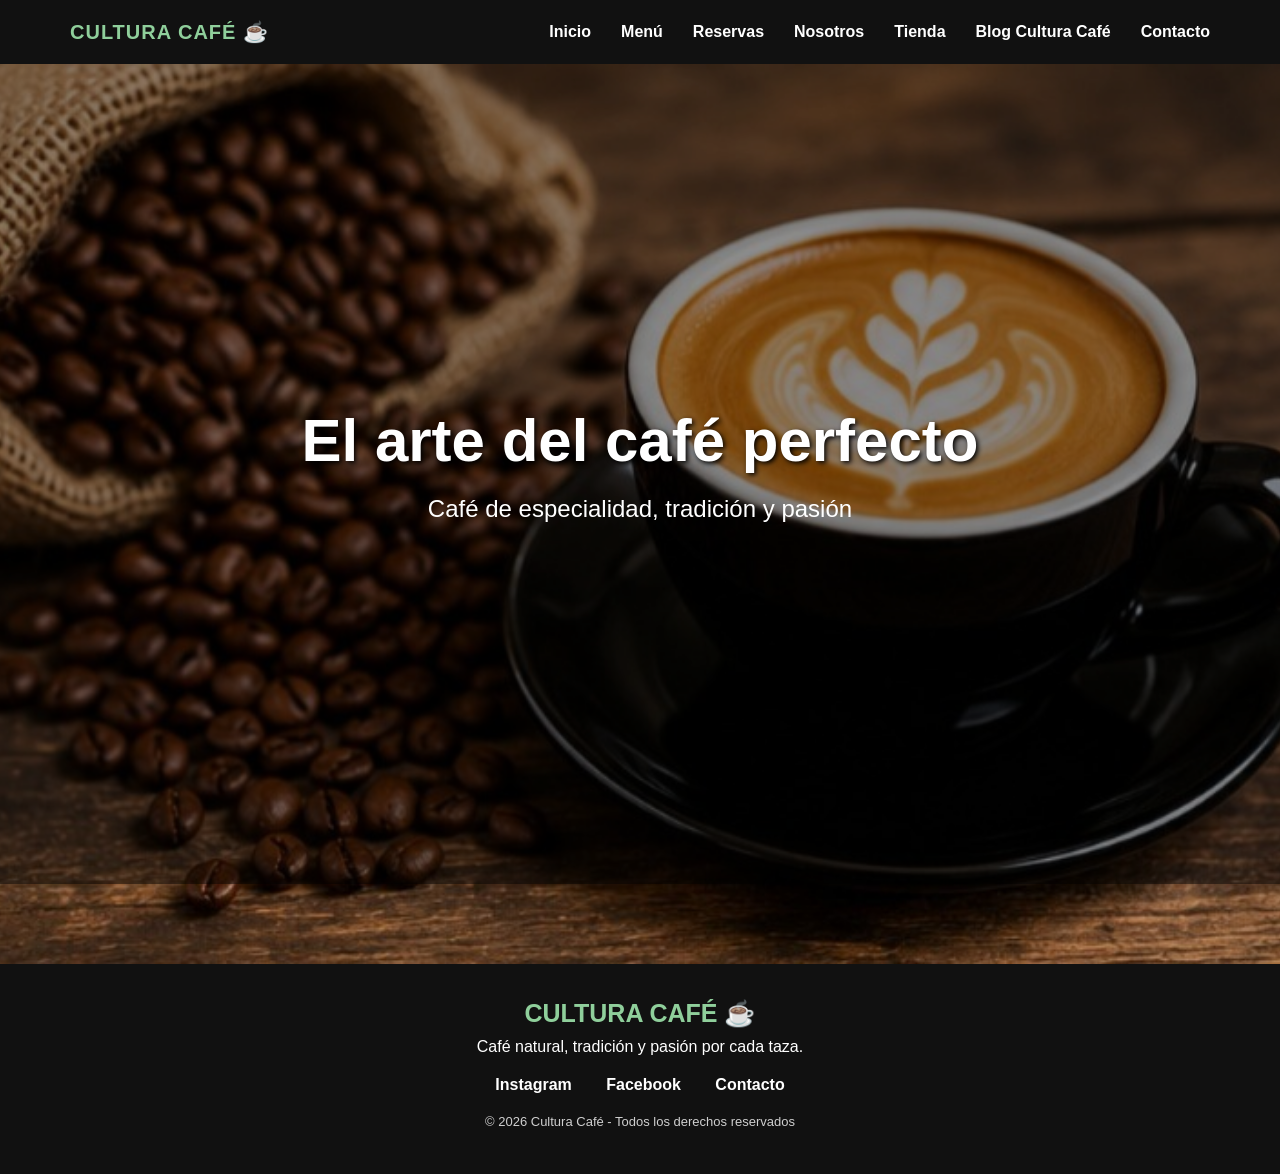
<file: index.html>
<!DOCTYPE html>
<html lang="es">

<head>

<meta charset="UTF-8">

<meta name="viewport" content="width=device-width, initial-scale=1.0">

<title>Cultura Café</title>

<link rel="stylesheet" href="CAFETERIA_AEW/css/estilos.css">

<link rel="stylesheet" href="CAFETERIA_AEW/css/menu.css">

</head>


<body>


<!-- Aquí aparece el menú desde componentes -->

<div id="menu"></div>




<header>


<section class="hero">


<h1>
El arte del café perfecto
</h1>


<p>
Café de especialidad, tradición y pasión
</p>


</section>


</header>





<footer id="contacto">


<h3>
CULTURA CAFÉ ☕
</h3>



<p>
Café natural, tradición y pasión por cada taza.
</p>




<div class="footer-links">


<a href="https://www.instagram.com/" target="_blank">
Instagram
</a>



<a href="https://www.facebook.com/" target="_blank">
Facebook
</a>



<a href="https://wa.me/51963039980?text=Hola%20Cultura%20Café,%20tengo%20una%20consulta" target="_blank">
Contacto
</a>



</div>



<p class="copy">

© 2026 Cultura Café - Todos los derechos reservados

</p>



</footer>





<script>


fetch("CAFETERIA_AEW/componentes/menu.html")


.then(res => res.text())


.then(data => {


document.getElementById("menu").innerHTML=data;


});


</script>



</body>

</html>
</file>
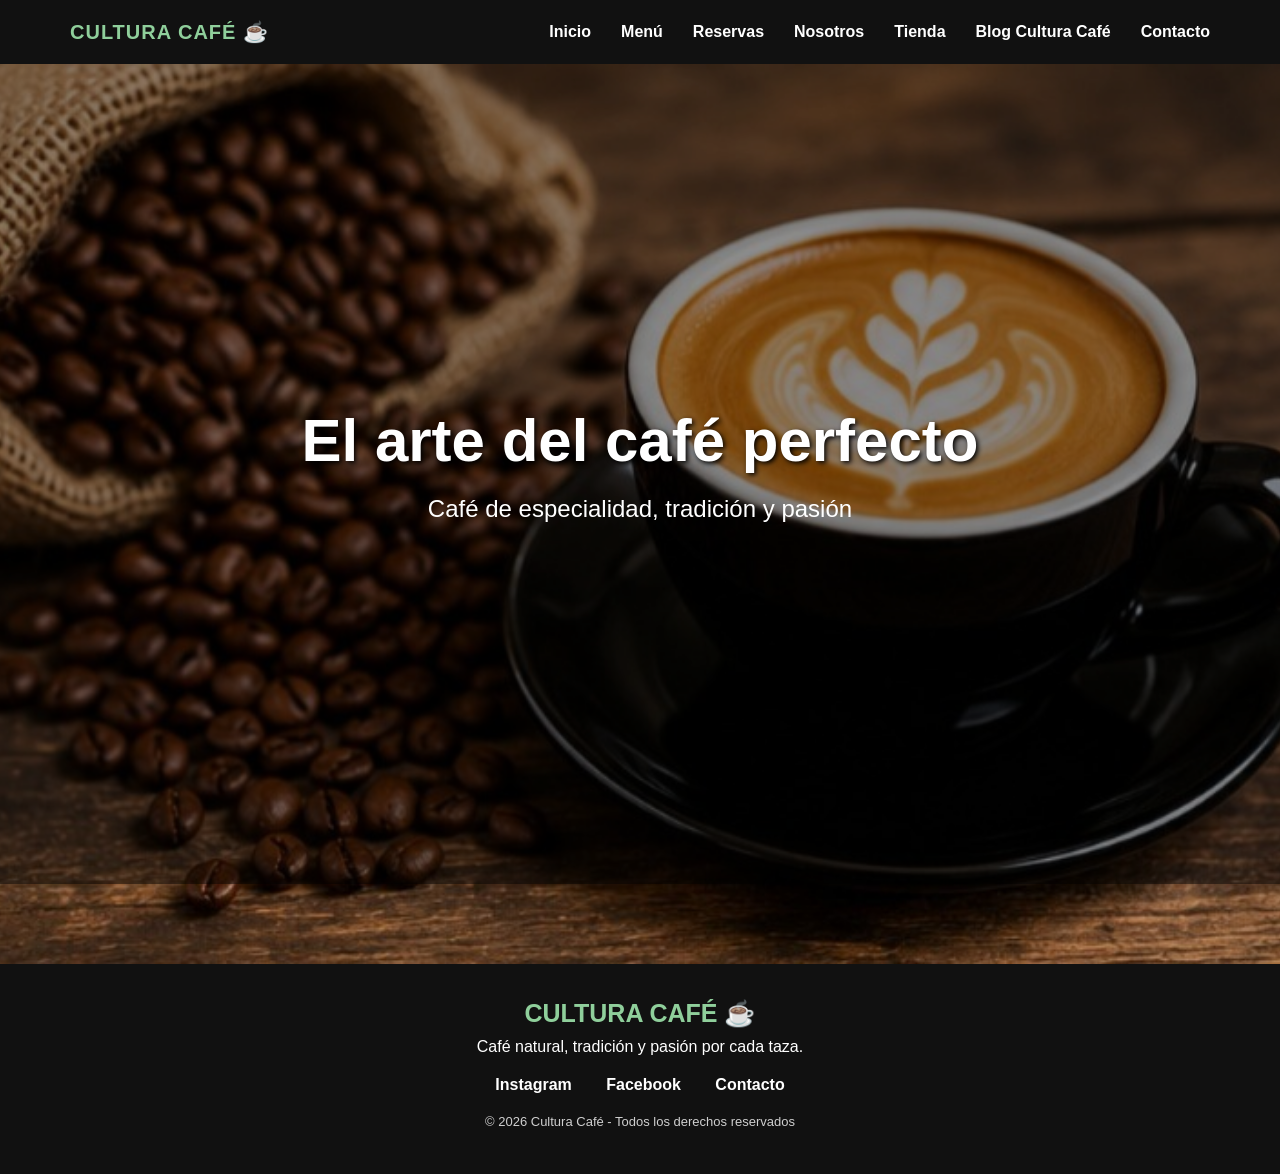
<file: CAFETERIA_AEW/html/index.html>
<!DOCTYPE html>
<html lang="es">

<head>

<meta charset="UTF-8">

<meta name="viewport" content="width=device-width, initial-scale=1.0">

<title>Cultura Café</title>

<link rel="stylesheet" href="../css/estilos.css">

<link rel="stylesheet" href="../css/menu.css">

</head>


<body>


<!-- Aquí aparece el menú desde componentes -->

<div id="menu"></div>




<header>


<section class="hero">


<h1>
El arte del café perfecto
</h1>


<p>
Café de especialidad, tradición y pasión
</p>


</section>


</header>





<footer id="contacto">


<h3>
CULTURA CAFÉ ☕
</h3>



<p>
Café natural, tradición y pasión por cada taza.
</p>




<div class="footer-links">


<a href="https://www.instagram.com/" target="_blank">
Instagram
</a>



<a href="https://www.facebook.com/" target="_blank">
Facebook
</a>



<a href="https://wa.me/51963039980?text=Hola%20Cultura%20Café,%20tengo%20una%20consulta" target="_blank">
Contacto
</a>



</div>



<p class="copy">

© 2026 Cultura Café - Todos los derechos reservados

</p>



</footer>





<script>


fetch("../componentes/menu.html")


.then(res => res.text())


.then(data => {


document.getElementById("menu").innerHTML=data;


});


</script>



</body>

</html>
</file>
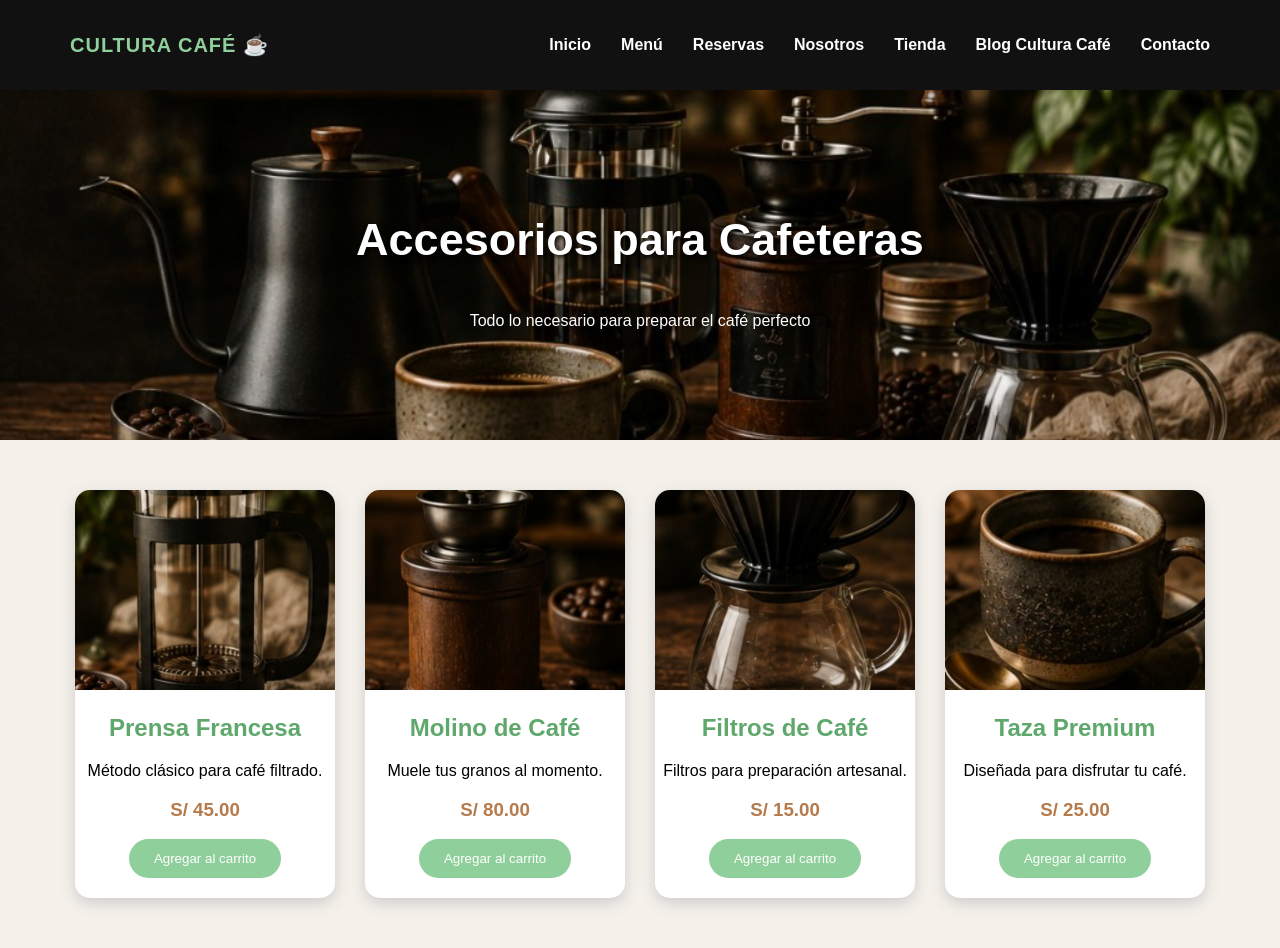
<file: CAFETERIA_AEW/html/accesorios.html>
<!DOCTYPE html>

<html lang="es">

<head>

<meta charset="UTF-8">

<title>Accesorios para Cafeteras</title>

<link rel="stylesheet" href="../css/accesorios.css">
<link rel="stylesheet" href="../css/menu.css">

</head>


<body>
<div id="menu"></div>


<script>


fetch("../componentes/menu.html")

.then(res=>res.text())

.then(data=>{

document.getElementById("menu").innerHTML=data;

});


</script>


<header class="banner-accesorios">


<h1>
Accesorios para Cafeteras
</h1>


<p>
Todo lo necesario para preparar el café perfecto
</p>


</header>





<section class="productos">



<div class="card">


<img src="../imagenes/prensa.jpg">


<h2>
Prensa Francesa
</h2>


<p>
Método clásico para café filtrado.
</p>


<h3>
S/ 45.00
</h3>


<button onclick="agregar('Prensa Francesa',45)">
Agregar al carrito
</button>


</div>





<div class="card">


<img src="../imagenes/molino.jpg">


<h2>
Molino de Café
</h2>


<p>
Muele tus granos al momento.
</p>


<h3>
S/ 80.00
</h3>


<button onclick="agregar('Molino de Café',80)">
Agregar al carrito
</button>


</div>





<div class="card">


<img src="../imagenes/filtro.jpg">


<h2>
Filtros de Café
</h2>


<p>
Filtros para preparación artesanal.
</p>


<h3>
S/ 15.00
</h3>


<button onclick="agregar('Filtros de Café',15)">
Agregar al carrito
</button>


</div>






<div class="card">


<img src="../imagenes/taza-premium.jpg">


<h2>
Taza Premium
</h2>


<p>
Diseñada para disfrutar tu café.
</p>


<h3>
S/ 25.00
</h3>


<button onclick="agregar('Taza Premium',25)">
Agregar al carrito
</button>


</div>



</section>

<script src="../js/tienda.js"></script>

</body>



</html>
</file>
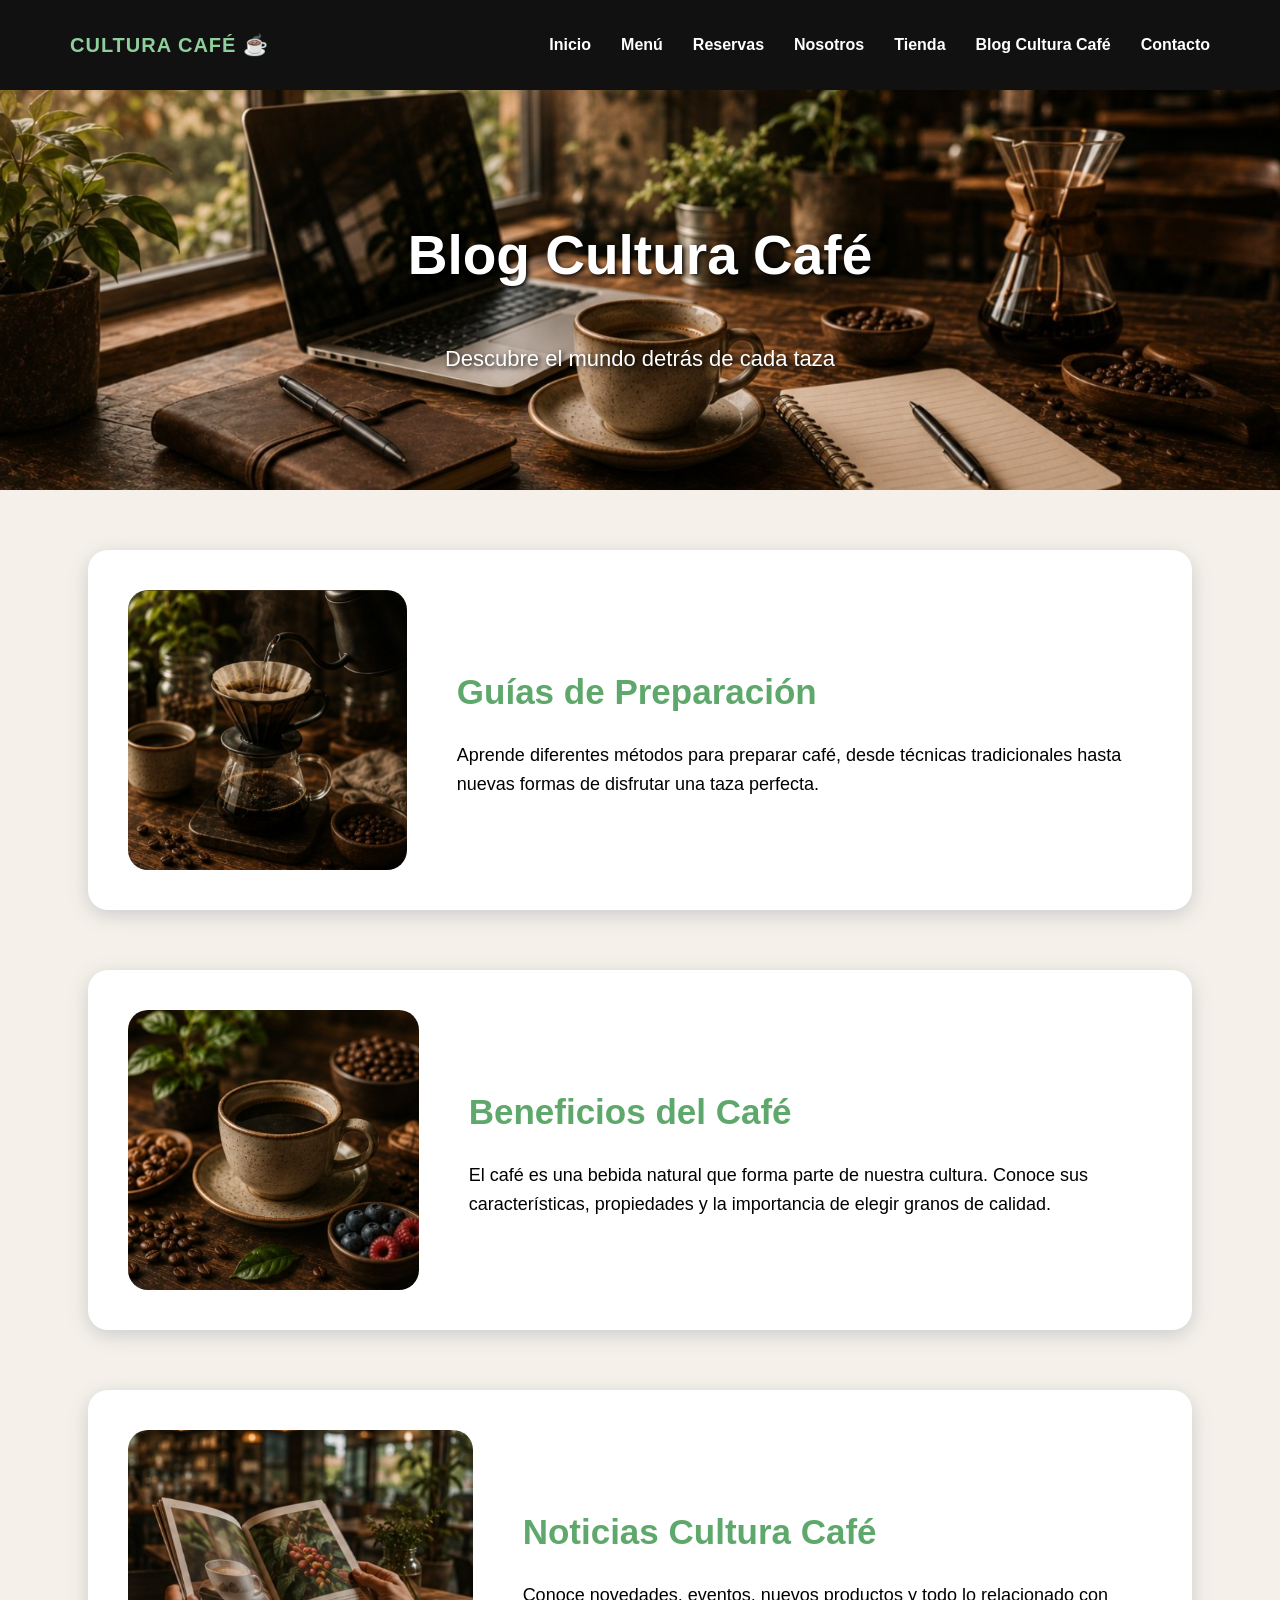
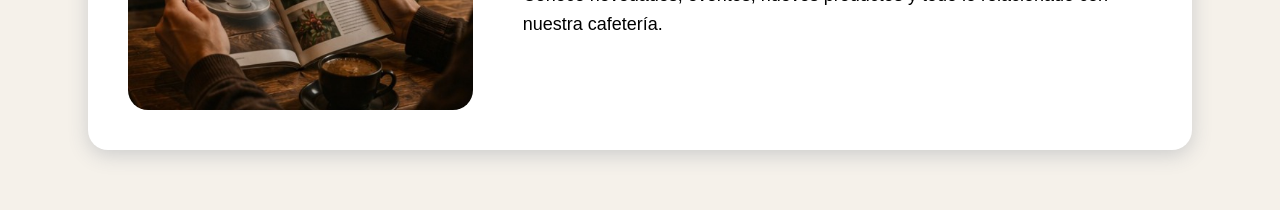
<file: CAFETERIA_AEW/html/blog.html>
<!DOCTYPE html>

<html lang="es">


<head>


<meta charset="UTF-8">


<meta name="viewport" content="width=device-width, initial-scale=1.0">


<title>Blog Cultura Café</title>


<link rel="stylesheet" href="../css/blog.css">
<link rel="stylesheet" href="../css/menu.css">


</head>



<body>
<div id="menu"></div>


<script>


fetch("../componentes/menu.html")

.then(res=>res.text())

.then(data=>{

document.getElementById("menu").innerHTML=data;

});


</script>


<header class="banner-blog">


<h1>
Blog Cultura Café
</h1>


<p>
Descubre el mundo detrás de cada taza
</p>


</header>






<section id="guias" class="bloque">


<img src="../imagenes/guias.jpg">


<div>


<h2>
Guías de Preparación
</h2>


<p>

Aprende diferentes métodos para preparar café,
desde técnicas tradicionales hasta nuevas formas
de disfrutar una taza perfecta.

</p>


</div>


</section>








<section id="beneficios" class="bloque">


<img src="../imagenes/beneficios.jpg">


<div>


<h2>
Beneficios del Café
</h2>


<p>

El café es una bebida natural que forma parte
de nuestra cultura. Conoce sus características,
propiedades y la importancia de elegir granos
de calidad.

</p>


</div>


</section>








<section id="noticias" class="bloque">


<img src="../imagenes/noticias.jpg">


<div>


<h2>
Noticias Cultura Café
</h2>


<p>

Conoce novedades, eventos, nuevos productos
y todo lo relacionado con nuestra cafetería.

</p>


</div>


</section>






</body>


</html>
</file>
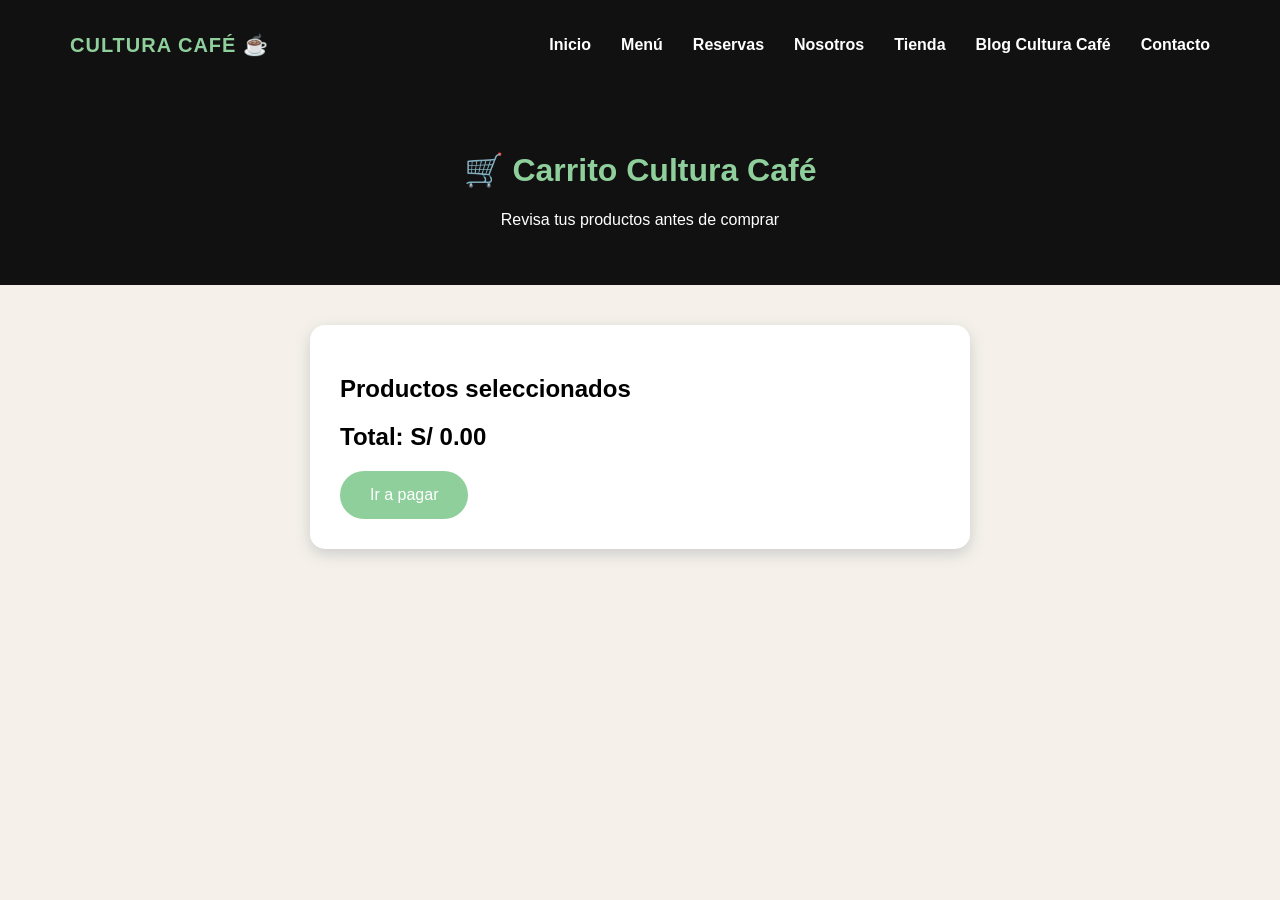
<file: CAFETERIA_AEW/html/carrito.html>
<!DOCTYPE html>

<html lang="es">

<head>

<meta charset="UTF-8">

<title>Carrito Cultura Café</title>

<link rel="stylesheet" href="../css/carrito.css">
<link rel="stylesheet" href="../css/menu.css">

</head>


<body>

<div id="menu"></div>


<script>


fetch("../componentes/menu.html")

.then(res=>res.text())

.then(data=>{

document.getElementById("menu").innerHTML=data;

});


</script>


<header>


<h1>
🛒 Carrito Cultura Café
</h1>


<p>
Revisa tus productos antes de comprar
</p>


</header>





<section class="carrito">


<h2>
Productos seleccionados
</h2>


<div id="productosCarrito">

</div>



<h2 id="total">

Total: S/ 0.00

</h2>



<button onclick="abrirPago()">

Ir a pagar

</button>


</section>

<div id="ventanaPago" class="modal">


<div class="contenidoPago">


<h2>
Pago Cultura Café ☕
</h2>



<label>
Nombre completo
</label>

<input type="text" placeholder="Ingresa tu nombre">



<label>
Correo electrónico
</label>

<input type="email" placeholder="correo@gmail.com">



<h3>
Pago con tarjeta 💳
</h3>



<label>
Número de tarjeta
</label>

<input 
type="text" 
placeholder="0000 0000 0000 0000">



<label>
Fecha de vencimiento
</label>

<input 
type="text" 
placeholder="MM/AA">



<label>
CVV
</label>

<input 
type="password" 
placeholder="***">





<button onclick="confirmarPago()">

Confirmar pago

</button>



</div>


</div>

<script src="../js/carrito.js"></script>


</body>

</html>
</file>
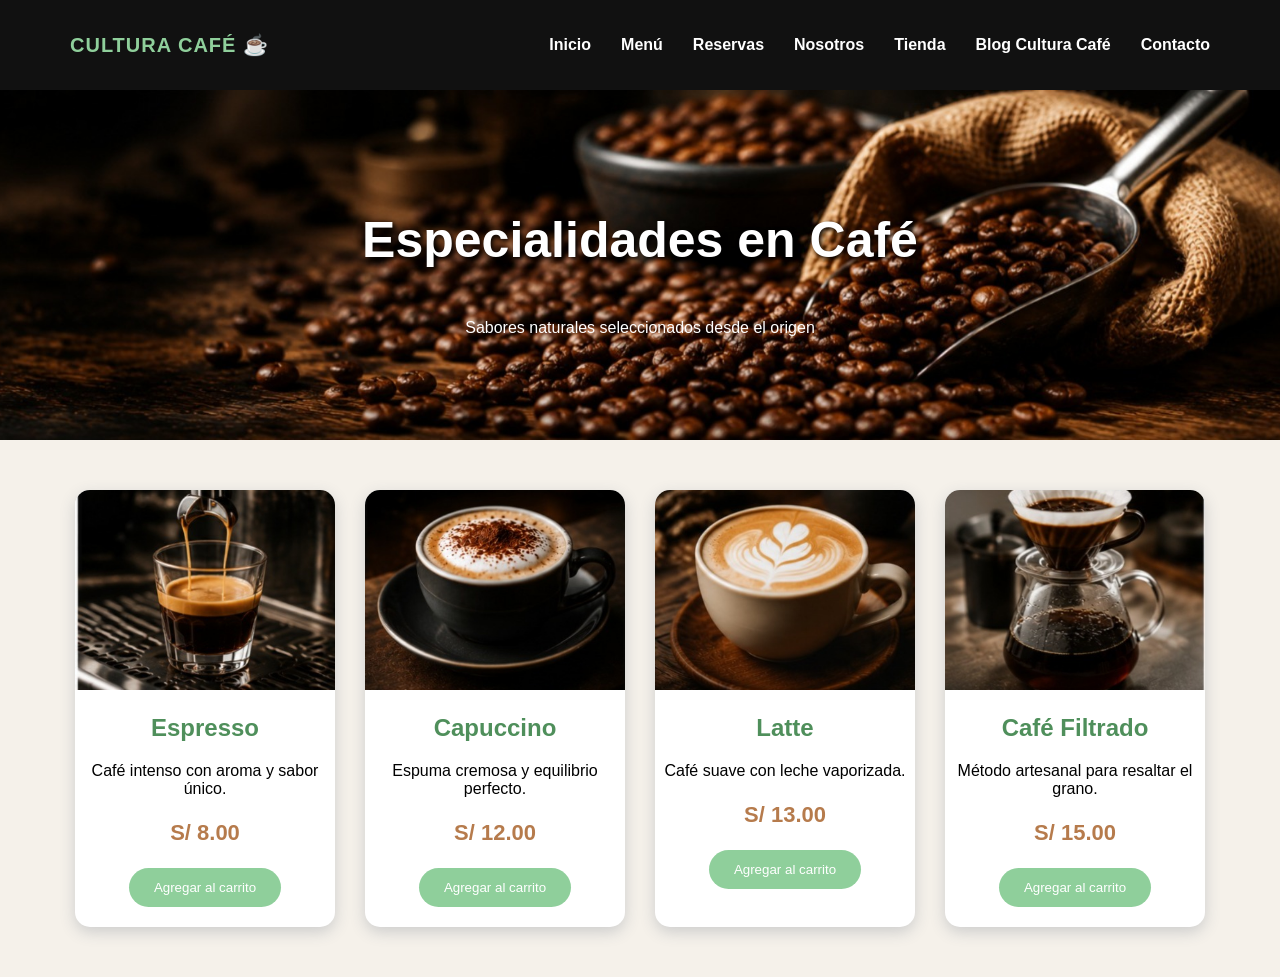
<file: CAFETERIA_AEW/html/especialidades.html>
<!DOCTYPE html>

<html lang="es">

<head>

<meta charset="UTF-8">

<title>Especialidades en Café</title>

<link rel="stylesheet" href="../css/especialidades.css">
<link rel="stylesheet" href="../css/menu.css">

</head>

<body>

<div id="menu"></div>

<script>
fetch("../componentes/menu.html")
.then(res=>res.text())
.then(data=>{
document.getElementById("menu").innerHTML=data;
});

</script>

<header class="banner-cafe">

<h1>
Especialidades en Café
</h1>

<p>
Sabores naturales seleccionados desde el origen
</p>

</header>

<section class="cafes">

<div class="card">

<img src="../imagenes/espresso.jpg">

<h2>
Espresso
</h2>

<p>
Café intenso con aroma y sabor único.
</p>

<h3>
S/ 8.00
</h3>

<button onclick="agregar('Espresso',8)">
Agregar al carrito
</button>

</div>

<div class="card">

<img src="../imagenes/capuccino.jpg">

<h2>
Capuccino
</h2>

<p>
Espuma cremosa y equilibrio perfecto.
</p>

<h3>
S/ 12.00
</h3>

<button onclick="agregar('Capuccino',12)">
Agregar al carrito
</button>

</div>

<div class="card">

<img src="../imagenes/latte.jpg">

<h2>
Latte
</h2>

<p>
Café suave con leche vaporizada.
</p>

<h3>
S/ 13.00
</h3>

<button onclick="agregar('Latte',13)">
Agregar al carrito
</button>

</div>

<div class="card">

<img src="../imagenes/filtrado.jpg">

<h2>
Café Filtrado
</h2>

<p>
Método artesanal para resaltar el grano.
</p>

<h3>
S/ 15.00
</h3>

<button onclick="agregar('Café Filtrado',15)">
Agregar al carrito
</button>

</div>

</section>

<script src="../js/carrito.js"></script>

</body>

</html>
</file>
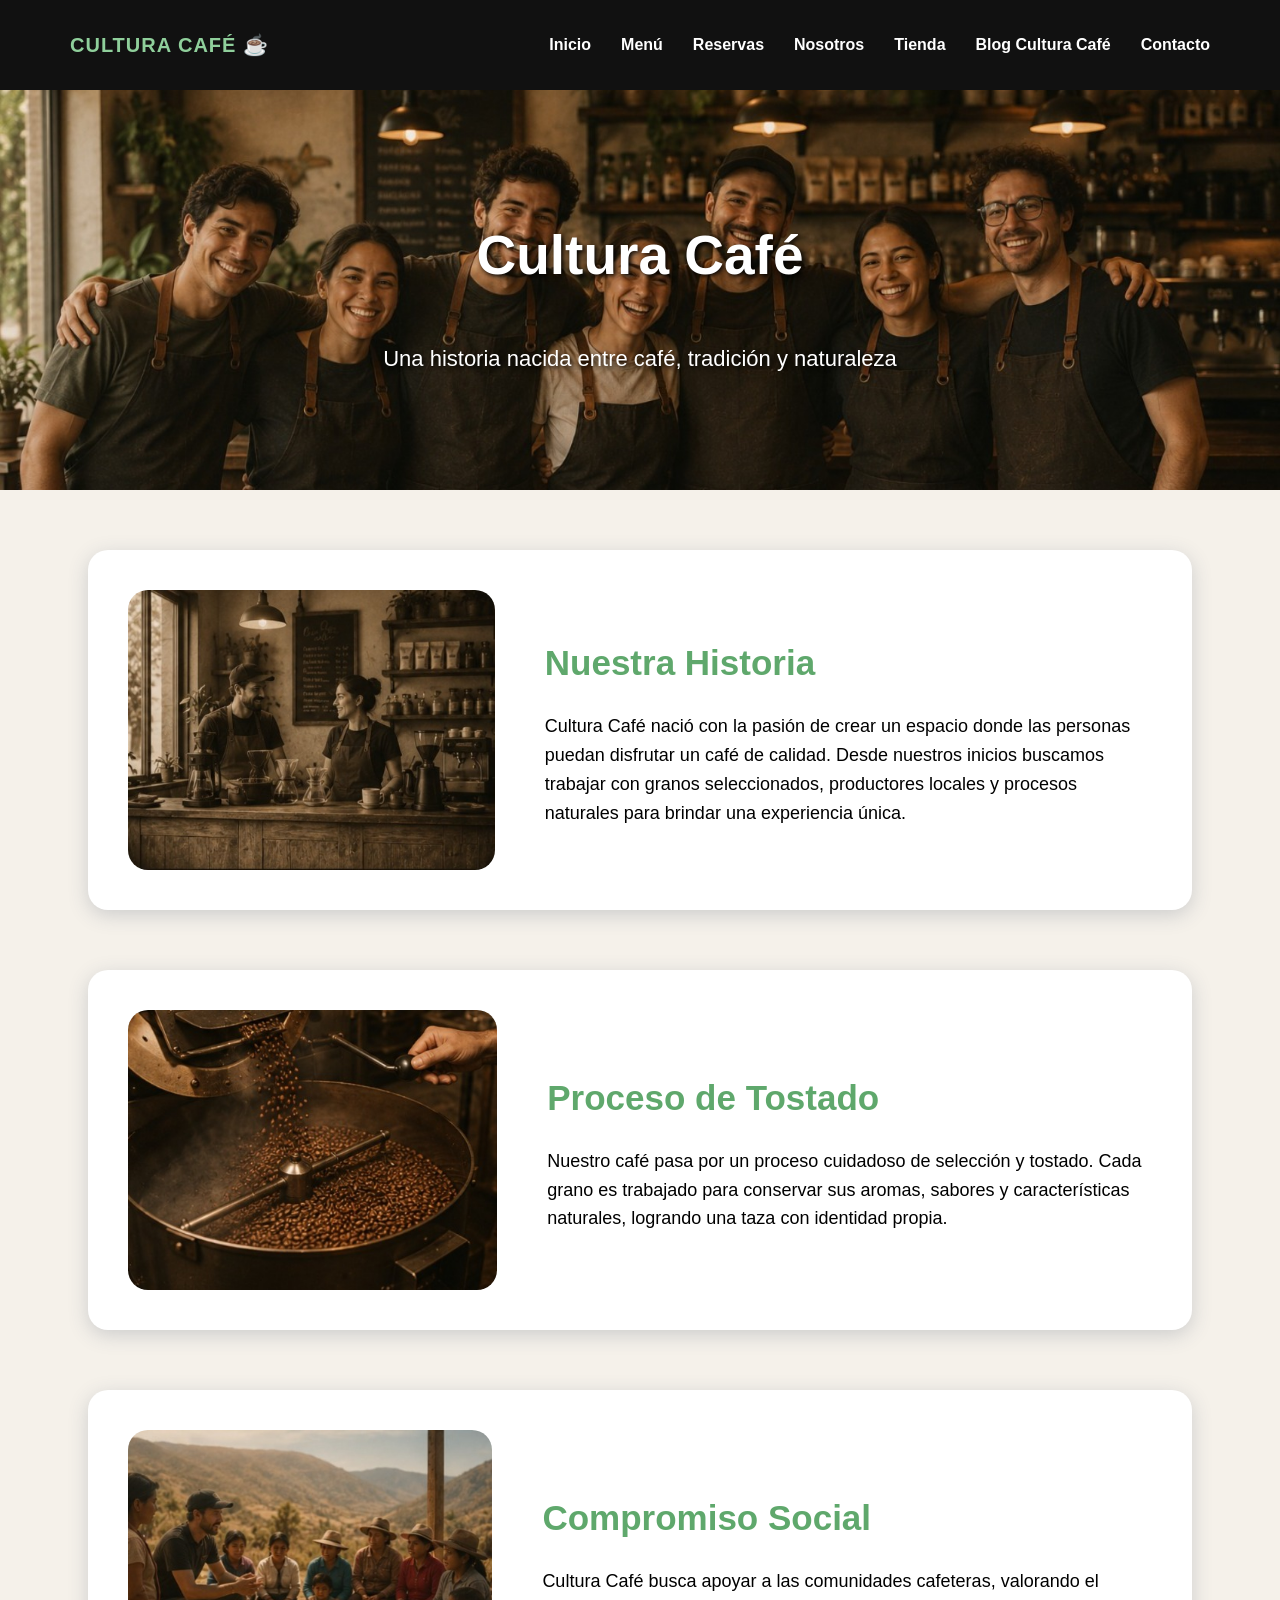
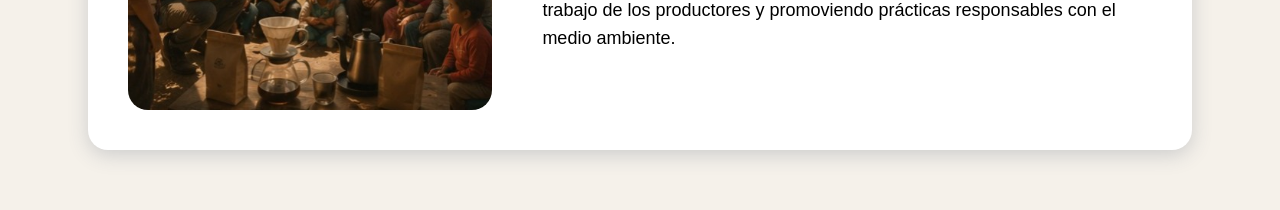
<file: CAFETERIA_AEW/html/nosotros.html>
<!DOCTYPE html>

<html lang="es">


<head>

<meta charset="UTF-8">

<meta name="viewport" content="width=device-width, initial-scale=1.0">

<title>Nosotros Cultura Café</title>

<link rel="stylesheet" href="../css/nosotros.css">
<link rel="stylesheet" href="../css/menu.css">

</head>



<body>

<div id="menu"></div>


<script>


fetch("../componentes/menu.html")

.then(res=>res.text())

.then(data=>{

document.getElementById("menu").innerHTML=data;

});


</script>



<header class="banner-nosotros">


<h1>
Cultura Café
</h1>


<p>
Una historia nacida entre café, tradición y naturaleza
</p>


</header>





<section id="historia" class="bloque">


<img src="../imagenes/historia.jpg">


<div>


<h2>
Nuestra Historia
</h2>


<p>

Cultura Café nació con la pasión de crear un espacio
donde las personas puedan disfrutar un café de calidad.

Desde nuestros inicios buscamos trabajar con granos
seleccionados, productores locales y procesos naturales
para brindar una experiencia única.

</p>


</div>


</section>







<section id="tostado" class="bloque">


<img src="../imagenes/tostado.jpg">


<div>


<h2>
Proceso de Tostado
</h2>


<p>

Nuestro café pasa por un proceso cuidadoso de selección
y tostado.

Cada grano es trabajado para conservar sus aromas,
sabores y características naturales, logrando una taza
con identidad propia.

</p>


</div>


</section>







<section id="social" class="bloque">


<img src="../imagenes/comunidad.jpg">


<div>


<h2>
Compromiso Social
</h2>


<p>

Cultura Café busca apoyar a las comunidades cafeteras,
valorando el trabajo de los productores y promoviendo
prácticas responsables con el medio ambiente.

</p>


</div>


</section>





</body>


</html>
</file>
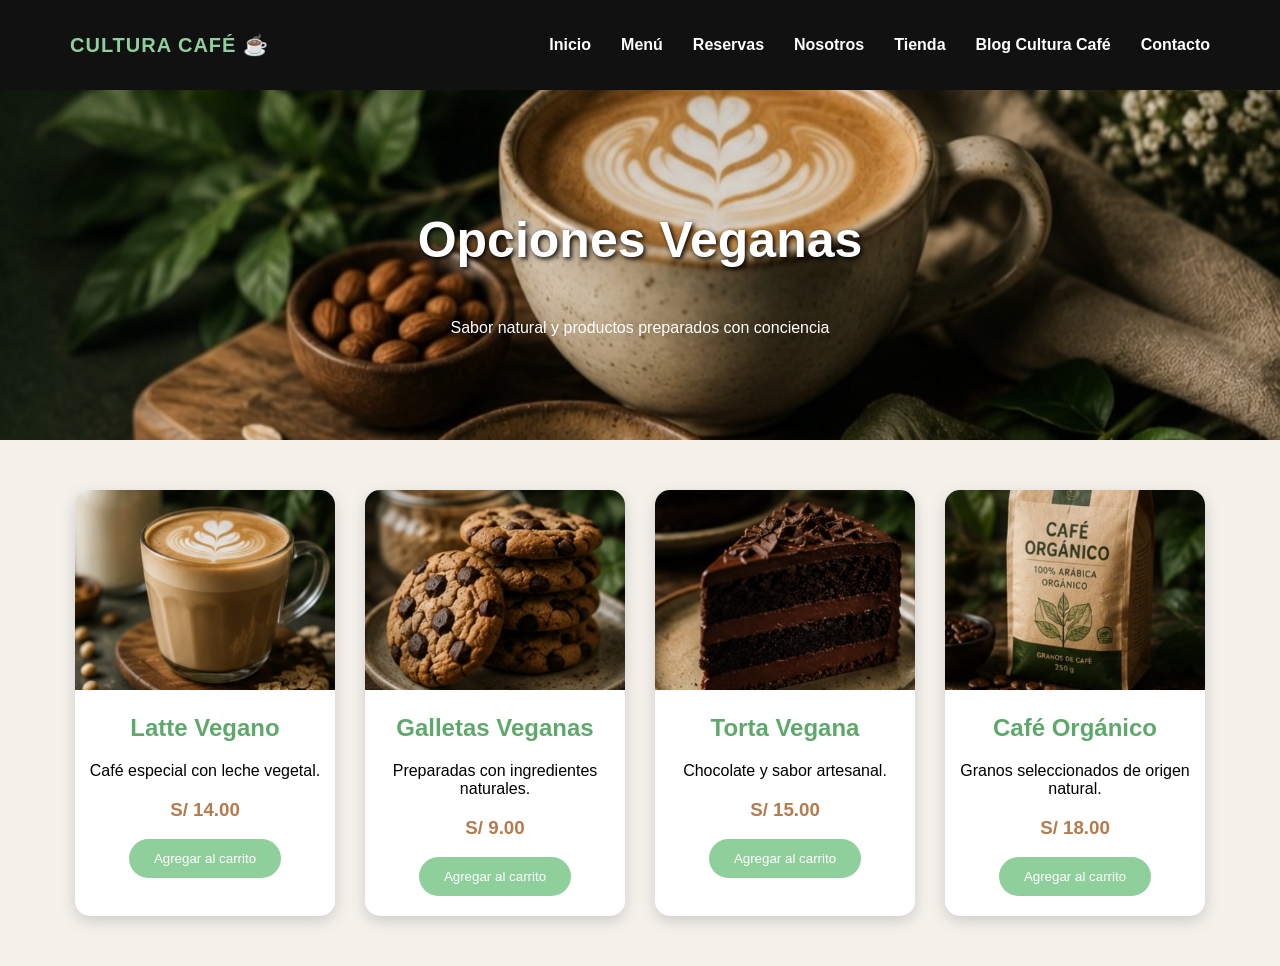
<file: CAFETERIA_AEW/html/opciones-veganas.html>
<!DOCTYPE html>

<html lang="es">

<head>

<meta charset="UTF-8">

<title>Opciones Veganas</title>

<link rel="stylesheet" href="../css/veganas.css">
<link rel="stylesheet" href="../css/menu.css">

</head>

<body>

<div id="menu"></div>

<script>
fetch("../componentes/menu.html")
.then(res=>res.text())
.then(data=>{
document.getElementById("menu").innerHTML=data;
});

</script>

<header class="banner-vegano">

<h1>
Opciones Veganas
</h1>

<p>
Sabor natural y productos preparados con conciencia
</p>

</header>

<section class="productos">

<div class="card">

<img src="../imagenes/latte-vegano.jpg">

<h2>
Latte Vegano
</h2>

<p>
Café especial con leche vegetal.
</p>

<h3>
S/ 14.00
</h3>

<button onclick="agregar('Latte Vegano',14)">
Agregar al carrito
</button>

</div>

<div class="card">

<img src="../imagenes/galletas-veganas.jpg">

<h2>
Galletas Veganas
</h2>

<p>
Preparadas con ingredientes naturales.
</p>

<h3>
S/ 9.00
</h3>

<button onclick="agregar('Galletas Veganas',9)">
Agregar al carrito
</button>

</div>

<div class="card">

<img src="../imagenes/torta-vegana.jpg">

<h2>
Torta Vegana
</h2>

<p>
Chocolate y sabor artesanal.
</p>

<h3>
S/ 15.00
</h3>

<button onclick="agregar('torta Vegana',15)">
Agregar al carrito
</button>

</div>

<div class="card">

<img src="../imagenes/cafe-organico.jpg">

<h2>
Café Orgánico
</h2>

<p>
Granos seleccionados de origen natural.
</p>

<h3>
S/ 18.00
</h3>

<button onclick="agregar('Café Orgánico',18)">
Agregar al carrito
</button>

</div>

</section>

<script src="../js/carrito.js"></script>

</body>

</html>
</file>
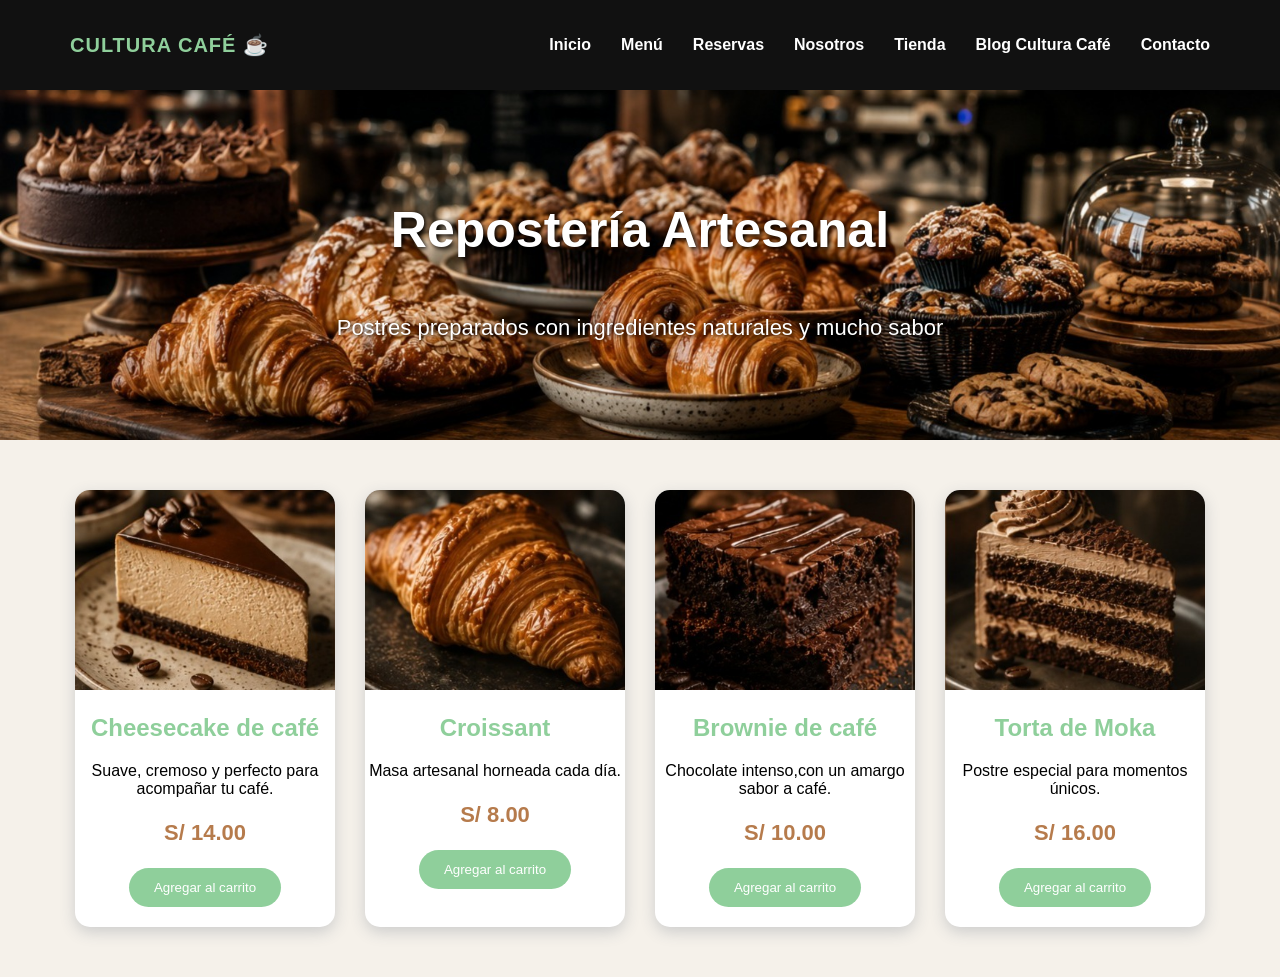
<file: CAFETERIA_AEW/html/reposteria.html>
<!DOCTYPE html>

<html lang="es">

<head>

<meta charset="UTF-8">

<title>Repostería</title>

<link rel="stylesheet" href="../css/reposteria.css">
<link rel="stylesheet" href="../css/menu.css">

</head>

<body>

<div id="menu"></div>

<script>
fetch("../componentes/menu.html")
.then(res=>res.text())
.then(data=>{
document.getElementById("menu").innerHTML=data;
});

</script>

<header class="banner-reposteria">

<h1>
Repostería Artesanal
</h1>

<p>
Postres preparados con ingredientes naturales y mucho sabor
</p>

</header>

<section class="postres">

<div class="card">

<img src="../imagenes/cheesecake-cafe.jpg">

<h2>
Cheesecake de café
</h2>

<p>
Suave, cremoso y perfecto para acompañar tu café.
</p>

<h3>
S/ 14.00
</h3>

<button onclick="agregar('Cheesecake de café',14)">
Agregar al carrito
</button>

</div>

<div class="card">

<img src="../imagenes/croissant.jpg">

<h2>
Croissant
</h2>

<p>
Masa artesanal horneada cada día.
</p>

<h3>
S/ 8.00
</h3>

<button onclick="agregar('Croissant',8)">
Agregar al carrito
</button>

</div>

<div class="card">

<img src="../imagenes/brownie-cafe.jpg">

<h2>
Brownie de café
</h2>

<p>
Chocolate intenso,con un amargo sabor a café.
</p>

<h3>
S/ 10.00
</h3>

<button onclick="agregar('Brownie de café',10)">
Agregar al carrito
</button>

</div>

<div class="card">

<img src="../imagenes/torta-moka.jpg">

<h2>
Torta de Moka
</h2>

<p>
Postre especial para momentos únicos.
</p>

<h3>
S/ 16.00
</h3>

<button onclick="agregar('Torta de Moka',16)">
Agregar al carrito
</button>

</div>

</section>

<script src="../js/carrito.js"></script>

</body>

</html>
</file>
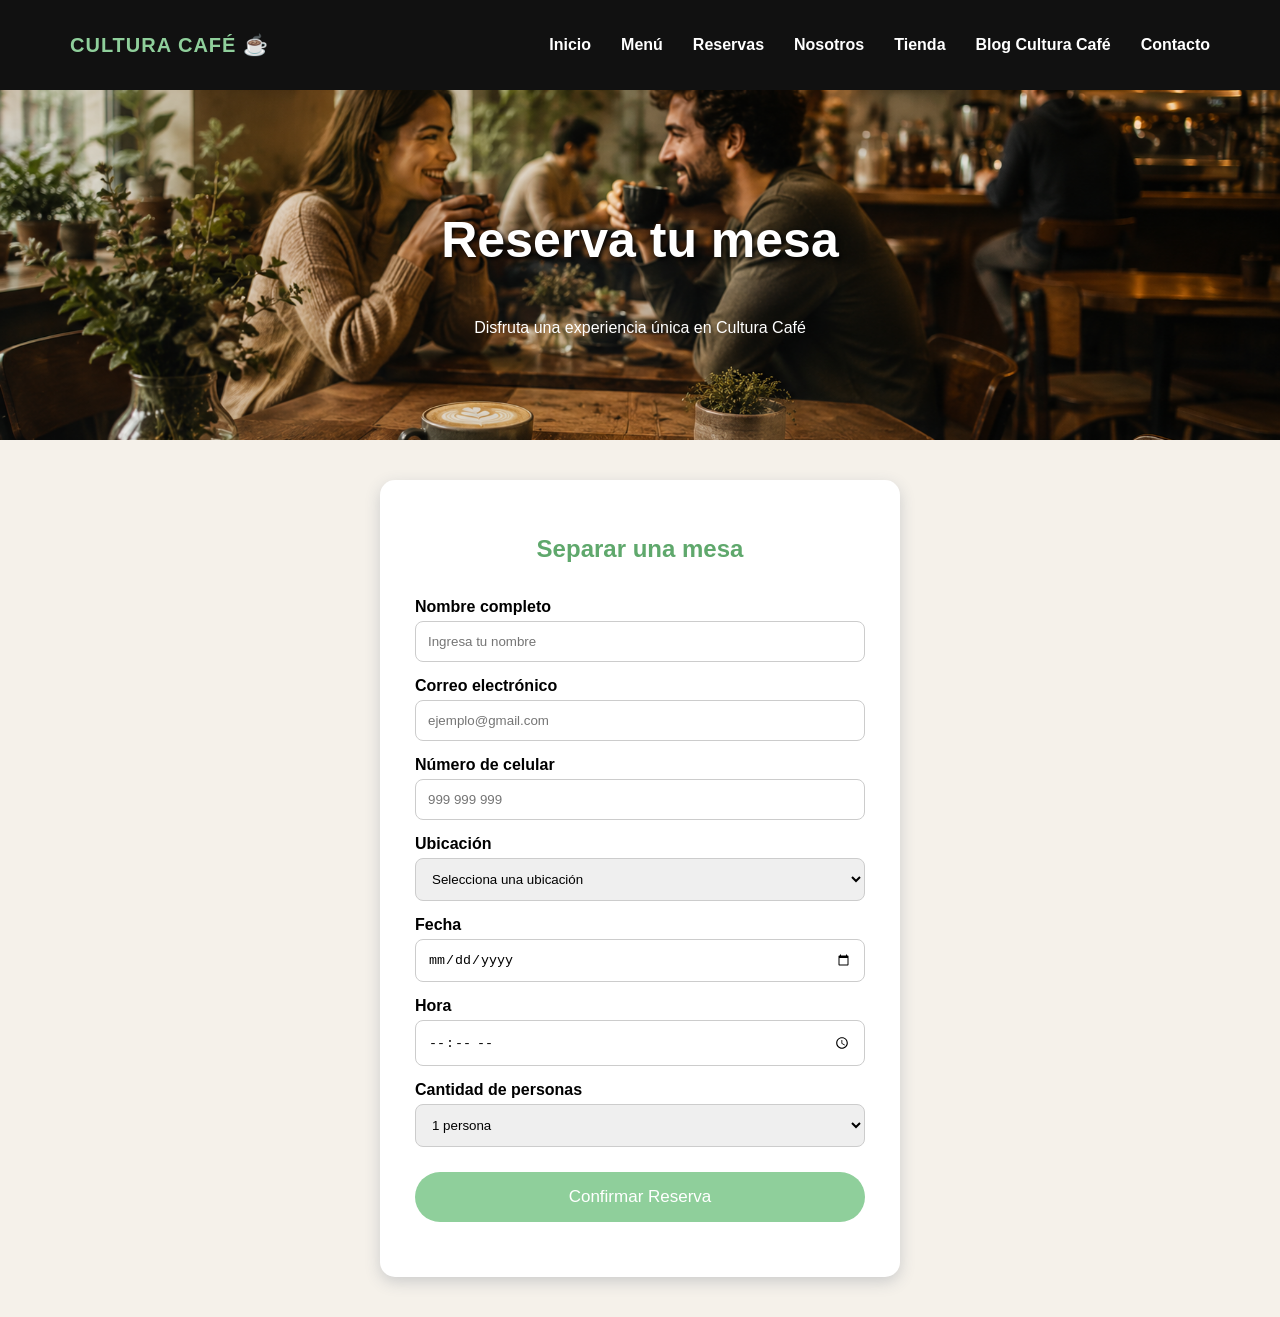
<file: CAFETERIA_AEW/html/reservas.html>
<!DOCTYPE html>

<html lang="es">

<head>

<meta charset="UTF-8">

<title>Reservas</title>

<link rel="stylesheet" href="../css/reservas.css">
<link rel="stylesheet" href="../css/menu.css">

</head>

<body>

<div id="menu"></div>

<script>
fetch("../componentes/menu.html")
.then(res=>res.text())
.then(data=>{
document.getElementById("menu").innerHTML=data;
});
</script>

<header class="banner-reserva">

<h1>
Reserva tu mesa
</h1>

<p>
Disfruta una experiencia única en Cultura Café
</p>

</header>

<section class="reserva">

<h2>
Separar una mesa
</h2>

<form id="formReserva">

<label>
Nombre completo
</label>

<input 
type="text" 
placeholder="Ingresa tu nombre"
required>

<label>
Correo electrónico
</label>

<input 
type="email"
placeholder="ejemplo@gmail.com"
required>

<label>
Número de celular
</label>

<input 
type="tel"
placeholder="999 999 999"
required>

<label>
Ubicación
</label>

<select id="ubicacion" onchange="mostrarMapa()">

<option value="">
Selecciona una ubicación
</option>

<option value="central">
Ubicación Central
</option>

<option value="norte">
Ubicación Norte
</option>

</select>

<label>
Fecha
</label>

<input 
type="date"
required>

<label>
Hora
</label>

<input 
type="time"
required>

<label>
Cantidad de personas
</label>

<select id="personas" onchange="mostrarCantidad()">

<option value="1">
1 persona
</option>

<option value="2">
2 personas
</option>

<option value="3">
3 personas
</option>

<option value="mas">
4 o más personas
</option>

</select>

<div id="cantidadExtra" style="display:none;">

<label>
Cantidad exacta de personas
</label>

<input type="number" min="4" placeholder="Ejemplo: 8 personas" id="cantidad">

</div>

<button type="submit">
Confirmar Reserva
</button>

</form>

<div id="mapa">

</div>

<div id="mensaje">

</div>

</section>

<script src="../js/reservas.js"></script>
<script src="../js/mapa.js"></script>

</body>

</html>
</file>
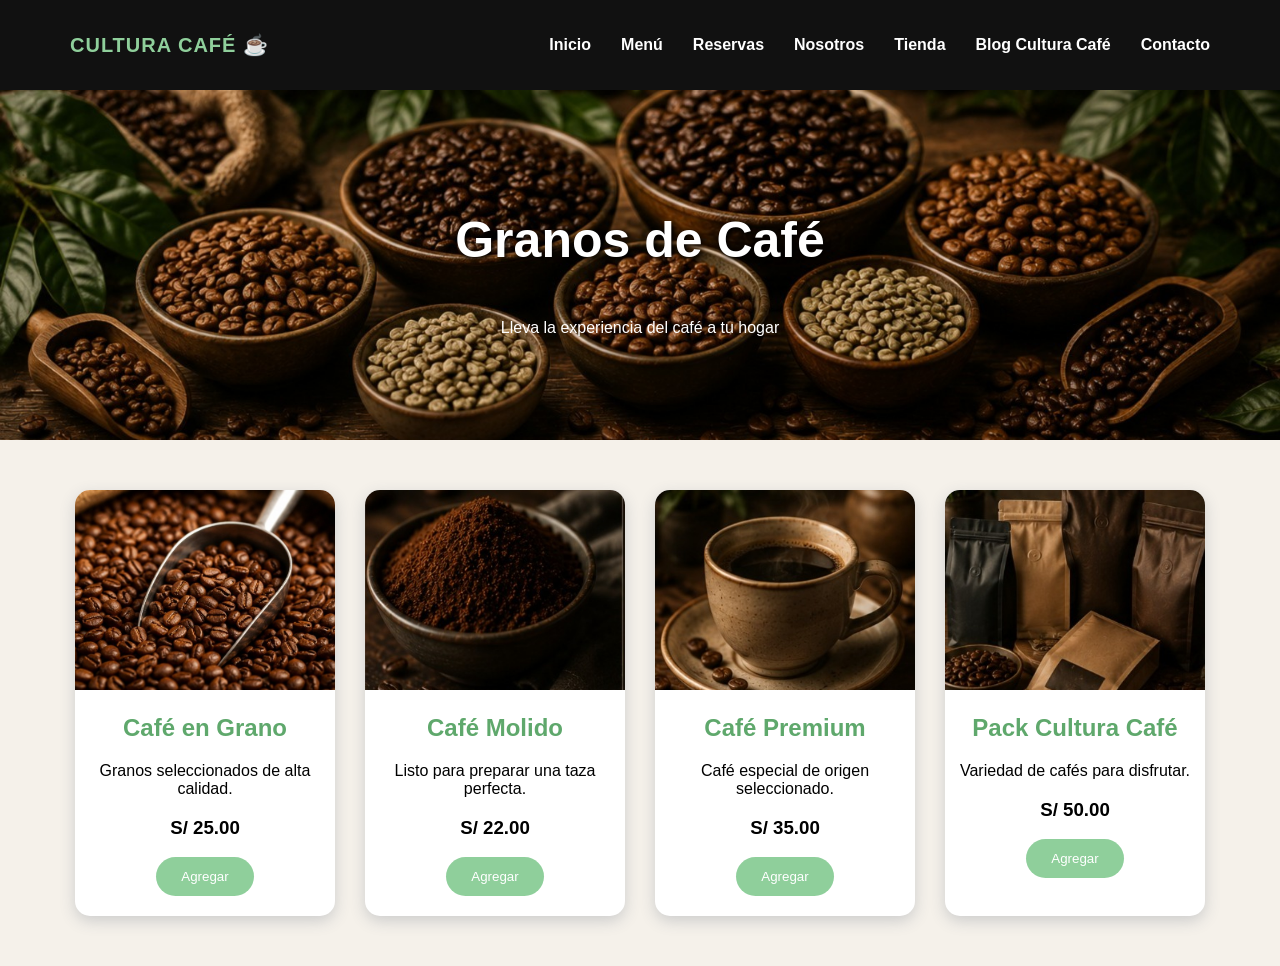
<file: CAFETERIA_AEW/html/tienda.html>
<!DOCTYPE html>

<html lang="es">

<head>

<meta charset="UTF-8">

<title>Tienda Cultura Café</title>

<link rel="stylesheet" href="../css/tienda.css">
<link rel="stylesheet" href="../css/menu.css">

</head>

<body>

<div id="menu"></div>

<script>

fetch("../componentes/menu.html")

.then(res=>res.text())

.then(data=>{

document.getElementById("menu").innerHTML=data;

});

</script>

<header class="banner-tienda">

<h1>
Granos de Café
</h1>

<p>
Lleva la experiencia del café a tu hogar
</p>

</header>

<section class="productos">

<div class="card">

<img src="../imagenes/cafe-grano.jpg">

<h2>
Café en Grano
</h2>

<p>
Granos seleccionados de alta calidad.
</p>

<h3>
S/ 25.00
</h3>

<button onclick="agregar('Café en Grano',25)">
Agregar
</button>

</div>

<div class="card">

<img src="../imagenes/cafe-molido.jpg">

<h2>
Café Molido
</h2>

<p>
Listo para preparar una taza perfecta.
</p>

<h3>
S/ 22.00
</h3>

<button onclick="agregar('Café Molido',22)">
Agregar
</button>

</div>

<div class="card">

<img src="../imagenes/cafe-premium.jpg">

<h2>
Café Premium
</h2>

<p>
Café especial de origen seleccionado.
</p>

<h3>
S/ 35.00
</h3>

<button onclick="agregar('Café Premium',35)">
Agregar
</button>

</div>

<div class="card">

<img src="../imagenes/pack-cafe.jpg">

<h2>
Pack Cultura Café
</h2>

<p>
Variedad de cafés para disfrutar.
</p>

<h3>
S/ 50.00
</h3>

<button onclick="agregar('Pack Cultura Café',50)">
Agregar
</button>

</div>

</section>

<script src="../js/tienda.js"></script>

</body>

</html>
</file>
<file: CAFETERIA_AEW/css/estilos.css>
*{

margin:0;

padding:0;

box-sizing:border-box;

}



body{

font-family:Arial, sans-serif;

}




header{


min-height:100vh;


background-image:url("../imagenes/cafe-banner.jpg");


background-size:cover;


background-position:center;


}



/* BARRA DE NAVEGACION */

nav{


background:#111;


display:flex;


justify-content:space-between;


align-items:center;


padding:20px 70px;


}





.logo{

font-size:20px;

font-weight:600;

color:#8fcf9b;

letter-spacing:1px;

text-transform:uppercase;

}






ul{


display:flex;


gap:30px;


list-style:none;


}




li{


position:relative;


}




a{


text-decoration:none;


color:white;


font-weight:bold;


transition:.3s;


}




a:hover{


color:#8fcf9b;


}






/* MENU DESPLEGABLE */


.submenu{


display:none;


position:absolute;


top:35px;


left:0;


background:#ffffff;


width:230px;


box-shadow:0px 5px 15px #333;


border-radius:10px;


overflow:hidden;


z-index:10;


}




.dropdown:hover .submenu{


display:block;


}





.submenu a{


display:block;


padding:15px;


color:#333;


font-weight:normal;


}



.submenu a:hover{


background:#dff3df;


color:#4f8f5b;


}






/* PORTADA */


.hero{


height:calc(100vh - 80px);


display:flex;


flex-direction:column;


justify-content:center;


align-items:center;


color:white;


text-align:center;


background:rgba(0,0,0,0.45);


}





.hero h1{


font-size:60px;


text-shadow:2px 2px 5px black;


}




.hero p{


font-size:24px;


margin:20px;


}




button{


background:#8fcf9b;


color:white;


border:none;


padding:15px 35px;


border-radius:30px;


font-size:18px;


cursor:pointer;


transition:.3s;


}




button:hover{


background:#5fa86c;


}

footer{


background:#111;


color:white;


text-align:center;


padding:35px;


margin-top:40px;


}




footer h3{


color:#8fcf9b;


font-size:25px;


margin-bottom:10px;


}




footer p{


margin:10px;


}




.footer-links{


margin:20px;


}



.footer-links a{


color:white;


text-decoration:none;


margin:0 15px;


}




.footer-links a:hover{


color:#8fcf9b;


}




.copy{


font-size:13px;


opacity:0.8;


}

html, body{


margin:0;


padding:0;


background:#111;


}




.hero{


height:calc(100vh - 80px);


display:flex;


flex-direction:column;


justify-content:center;


align-items:center;


color:white;


text-align:center;


background:rgba(0,0,0,0.45);


}



/* Quitar espacios antes del footer */

footer{


margin-top:0;


}

img{


transition:0.4s;


}



img:hover{


transform:scale(1.05);


}
</file>
<file: CAFETERIA_AEW/css/menu.css>
nav{


background:#111;


display:flex;


justify-content:space-between;


align-items:center;


padding:20px 70px;


}





.logo{

font-size:20px;

font-weight:600;

color:#8fcf9b;

letter-spacing:1px;

text-transform:uppercase;

}






ul{


display:flex;


gap:30px;


list-style:none;


}




li{


position:relative;


}




a{


text-decoration:none;


color:white;


font-weight:bold;


transition:.3s;


}




a:hover{


color:#8fcf9b;


}






/* MENU DESPLEGABLE */


.submenu{


display:none;


position:absolute;


top:35px;


left:0;


background:#ffffff;


width:230px;


box-shadow:0px 5px 15px #333;


border-radius:10px;


overflow:hidden;


z-index:10;


}




.dropdown:hover .submenu{


display:block;


}





.submenu a{


display:block;


padding:15px;


color:#333;


font-weight:normal;


}



.submenu a:hover{


background:#dff3df;


color:#4f8f5b;


}
</file>
<file: CAFETERIA_AEW/css/accesorios.css>
body{
margin:0;
font-family:Arial;
background:#f5f1ea;
}

.banner-accesorios{
height:350px;
background:url("../imagenes/accesorios-banner.jpg");
background-size:cover;
background-position:center;
display:flex;
flex-direction:column;
justify-content:center;
align-items:center;
color:white;
text-align:center;
}

.banner-accesorios h1{
font-size:45px;
text-shadow:2px 2px 5px black;
}

.productos{
display:flex;
justify-content:center;
gap:30px;
padding:50px;
flex-wrap:wrap;
}

.card{
background:white;
width:260px;
border-radius:15px;
overflow:hidden;
text-align:center;
box-shadow:0 5px 15px #ccc;
padding-bottom:20px;
}

.card img{
width:100%;
height:200px;
object-fit:cover;
}

.card h2{
color:#5fa86c;
}

.card h3{
color:#b67b4c;
}

button{
background:#8fcf9b;
border:none;
padding:12px 25px;
border-radius:20px;
color:white;
cursor:pointer;
}
</file>
<file: CAFETERIA_AEW/css/blog.css>
body{


margin:0;


font-family:Arial;


background:#f5f1ea;


}




html{


scroll-behavior:smooth;


}




.banner-blog{


height:400px;


background-image:url("../imagenes/blog-banner.jpg");


background-size:cover;


background-position:center;


display:flex;


flex-direction:column;


justify-content:center;


align-items:center;


text-align:center;


color:white;


}





.banner-blog h1{


font-size:55px;


text-shadow:2px 2px 5px black;


}




.banner-blog p{


font-size:22px;


text-shadow:2px 2px 5px black;


}







.bloque{


display:flex;


align-items:center;


gap:50px;


width:80%;


margin:60px auto;


background:white;


padding:40px;


border-radius:20px;


box-shadow:0 5px 20px #ccc;


}





.bloque img{


width:400px;


height:280px;


object-fit:cover;


border-radius:20px;


}





.bloque h2{


font-size:35px;


color:#5fa86c;


}





.bloque p{


font-size:18px;


line-height:1.6;


}

.bloque img{


transition:transform 0.4s ease, box-shadow 0.4s ease;


}



.bloque img:hover{


transform:scale(1.08);


box-shadow:0 10px 25px rgba(0,0,0,0.3);


}
</file>
<file: CAFETERIA_AEW/css/carrito.css>
body{


margin:0;


font-family:Arial;


background:#f5f1ea;


}




header{


background:#111;


color:white;


text-align:center;


padding:40px;


}




header h1{


color:#8fcf9b;


}




.carrito{


background:white;


width:600px;


margin:40px auto;


padding:30px;


border-radius:15px;


box-shadow:0 5px 15px #ccc;


}




.producto{


display:flex;


justify-content:space-between;


padding:15px;


border-bottom:1px solid #ddd;


}





button{


background:#8fcf9b;


border:none;


padding:15px 30px;


border-radius:25px;


color:white;


cursor:pointer;


font-size:16px;


}



button:hover{


background:#5fa86c;


}

.modal{


display:none;


position:fixed;


top:0;


left:0;


width:100%;


height:100%;


background:rgba(0,0,0,0.6);


justify-content:center;


align-items:center;


}



.contenidoPago{


background:white;


width:380px;


padding:35px;


border-radius:20px;


box-shadow:0 10px 30px #333;


text-align:center;


}




.contenidoPago h2{


color:#5fa86c;


margin-bottom:25px;


}



.contenidoPago label{


display:block;


text-align:left;


margin-left:15px;


margin-top:12px;


font-weight:bold;


}



.contenidoPago input{


width:90%;


padding:12px;


margin-top:5px;


border-radius:10px;


border:1px solid #ccc;


}




.contenidoPago h3{


margin-top:25px;


color:#333;


}




.contenidoPago button{


margin-top:25px;


background:#8fcf9b;


color:white;


border:none;


padding:15px;


width:90%;


border-radius:25px;


font-size:16px;


cursor:pointer;


}
</file>
<file: CAFETERIA_AEW/css/especialidades.css>
body{
margin:0;
font-family:Arial;
background:#f5f1ea;
}

.banner-cafe{
height:350px;
background-image:url("../imagenes/cafe-especialidad.jpg");
background-size:cover;
background-position:center;
display:flex;
flex-direction:column;
justify-content:center;
align-items:center;
color:white;
text-align:center;
background-color:rgba(0,0,0,0.5);
}

.banner-cafe h1{
font-size:50px;
text-shadow:2px 2px 5px black;
}

.cafes{
display:flex;
justify-content:center;
gap:30px;
padding:50px;
flex-wrap:wrap;
}

.card{
background:white;
width:260px;
border-radius:15px;
overflow:hidden;
box-shadow:0 5px 15px #ccc;
text-align:center;
padding-bottom:20px;
}

.card img{
width:100%;
height:200px;
object-fit:cover;
}

.card h2{
color:#4f8f5b;
}

.card h3{
color:#b67b4c;
font-size:22px;
}

button{
background:#8fcf9b;
border:none;
padding:12px 25px;
border-radius:20px;
color:white;
cursor:pointer;
}
</file>
<file: CAFETERIA_AEW/css/nosotros.css>
body{

margin:0;

font-family:Arial;

background:#f5f1ea;

}



html{

scroll-behavior:smooth;

}





.banner-nosotros{


height:400px;


background-image:url("../imagenes/nosotros-banner.jpg");


background-size:cover;


background-position:center;


display:flex;


flex-direction:column;


justify-content:center;


align-items:center;


text-align:center;


color:white;


}





.banner-nosotros h1{


font-size:55px;


text-shadow:2px 2px 5px black;


}




.banner-nosotros p{


font-size:22px;


text-shadow:2px 2px 5px black;


}







.bloque{


display:flex;


align-items:center;


gap:50px;


margin:60px auto;


width:80%;


background:white;


padding:40px;


border-radius:20px;


box-shadow:0 5px 20px #ccc;


}





.bloque img{


width:400px;


height:280px;


object-fit:cover;


border-radius:20px;


}





.bloque h2{


font-size:35px;


color:#5fa86c;


}





.bloque p{


font-size:18px;


line-height:1.6;


}

.bloque img{


transition:transform 0.4s ease, box-shadow 0.4s ease;


}



.bloque img:hover{


transform:scale(1.08);


box-shadow:0 10px 25px rgba(0,0,0,0.3);


}
</file>
<file: CAFETERIA_AEW/css/veganas.css>
body{
margin:0;
font-family:Arial;
background:#f5f1ea;
}

.banner-vegano{
height:350px;
background-image:url("../imagenes/vegano-banner.jpg");
background-size:cover;
background-position:center;
display:flex;
flex-direction:column;
justify-content:center;
align-items:center;
color:white;
text-align:center;
}

.banner-vegano h1{
font-size:50px;
text-shadow:2px 2px 5px black;
}

.productos{
display:flex;
justify-content:center;
gap:30px;
padding:50px;
flex-wrap:wrap;
}

.card{
background:white;
width:260px;
border-radius:15px;
overflow:hidden;
text-align:center;
box-shadow:0 5px 15px #ccc;
padding-bottom:20px;
}

.card img{
width:100%;
height:200px;
object-fit:cover;
}

.card h2{
color:#5fa86c;
}

.card h3{
color:#b67b4c;
}

button{
background:#8fcf9b;
border:none;
padding:12px 25px;
border-radius:20px;
color:white;
cursor:pointer;
}
</file>
<file: CAFETERIA_AEW/css/reposteria.css>
body{
margin:0;
font-family:Arial;
background:#f5f1ea;
}

.banner-reposteria{
height:350px;
background-image:url("../imagenes/reposteria-banner.jpg");
background-size:cover;
background-position:center;
display:flex;
flex-direction:column;
justify-content:center;
align-items:center;
color:white;
text-align:center;
}

.banner-reposteria h1{
font-size:50px;
text-shadow:2px 2px 5px black;
}

.banner-reposteria p{
font-size:22px;
text-shadow:1px 1px 4px black;
}

.postres{
display:flex;
justify-content:center;
gap:30px;
padding:50px;
flex-wrap:wrap;
}

.card{
background:white;
width:260px;
border-radius:15px;
overflow:hidden;
text-align:center;
box-shadow:0 5px 15px #ccc;
padding-bottom:20px;
}

.card img{
width:100%;
height:200px;
object-fit:cover;
}

.card h2{
color:#8fcf9b;
}

.card h3{
color:#b67b4c;
font-size:22px;
}

button{
background:#8fcf9b;
border:none;
padding:12px 25px;
border-radius:20px;
color:white;
cursor:pointer;
}
</file>
<file: CAFETERIA_AEW/css/reservas.css>
body{

margin:0;

font-family:Arial;

background:#f5f1ea;

}




.banner-reserva{


height:350px;


background-image:url("../imagenes/reserva-banner.jpg");


background-size:cover;


background-position:center;


display:flex;


flex-direction:column;


justify-content:center;


align-items:center;


color:white;


text-align:center;


}



.banner-reserva h1{


font-size:50px;


text-shadow:2px 2px 5px black;


}




.reserva{


width:450px;


background:white;


margin:40px auto;


padding:35px;


border-radius:15px;


box-shadow:0 5px 15px #ccc;


}





.reserva h2{


text-align:center;


color:#5fa86c;


}




form{


display:flex;


flex-direction:column;


}




label{


margin-top:15px;


font-weight:bold;


}




input,select{


padding:12px;


margin-top:5px;


border-radius:8px;


border:1px solid #ccc;


}





button{


margin-top:25px;


padding:15px;


background:#8fcf9b;


border:none;


color:white;


border-radius:25px;


font-size:17px;


cursor:pointer;


}





button:hover{


background:#5fa86c;


}




#mensaje{


text-align:center;


margin-top:20px;


color:#5fa86c;


font-weight:bold;


}
</file>
<file: CAFETERIA_AEW/css/tienda.css>
body{

margin:0;

font-family:Arial;

background:#f5f1ea;

}




.banner-tienda{


height:350px;


background:url("../imagenes/banner-ganos.jpg");


background-size:cover;


background-position:center;


display:flex;


flex-direction:column;


justify-content:center;


align-items:center;


color:white;


text-align:center;


}



.banner-tienda h1{


font-size:50px;

text-shadow:2px 2px 5px black;

}




.productos{


display:flex;


justify-content:center;


gap:30px;


padding:50px;


flex-wrap:wrap;


}




.card{


background:white;


width:260px;


padding-bottom:20px;


border-radius:15px;


overflow:hidden;


text-align:center;


box-shadow:0 5px 15px #ccc;


}




.card img{


width:100%;


height:200px;


object-fit:cover;


}




.card h2{


color:#5fa86c;


}




button{


background:#8fcf9b;


border:none;


padding:12px 25px;


color:white;


border-radius:20px;


cursor:pointer;


}





.carrito{


background:white;


width:400px;


margin:30px auto;


padding:25px;


border-radius:15px;


}

.card img{

transition: transform 0.4s ease, box-shadow 0.4s ease;

}



.card img:hover{

transform:scale(1.08);

box-shadow:0 10px 25px rgba(0,0,0,0.3);

}
</file>
